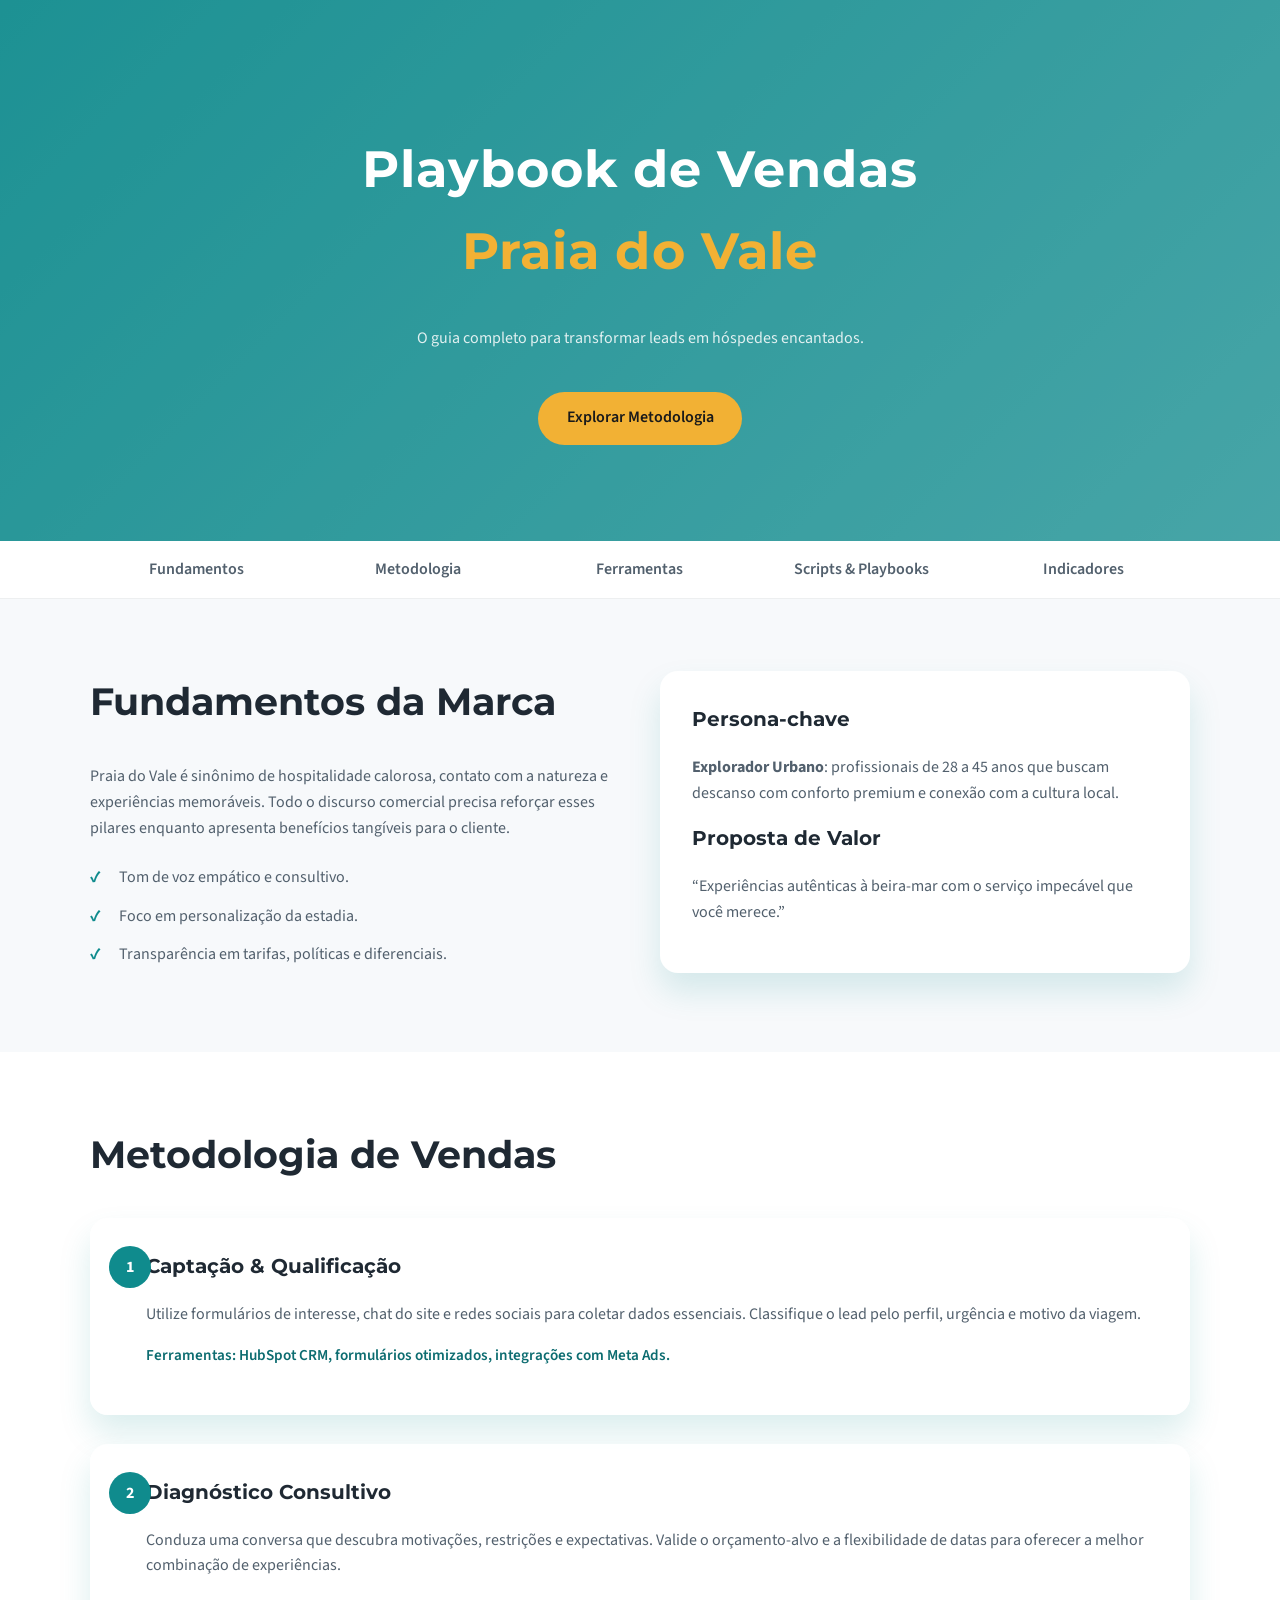
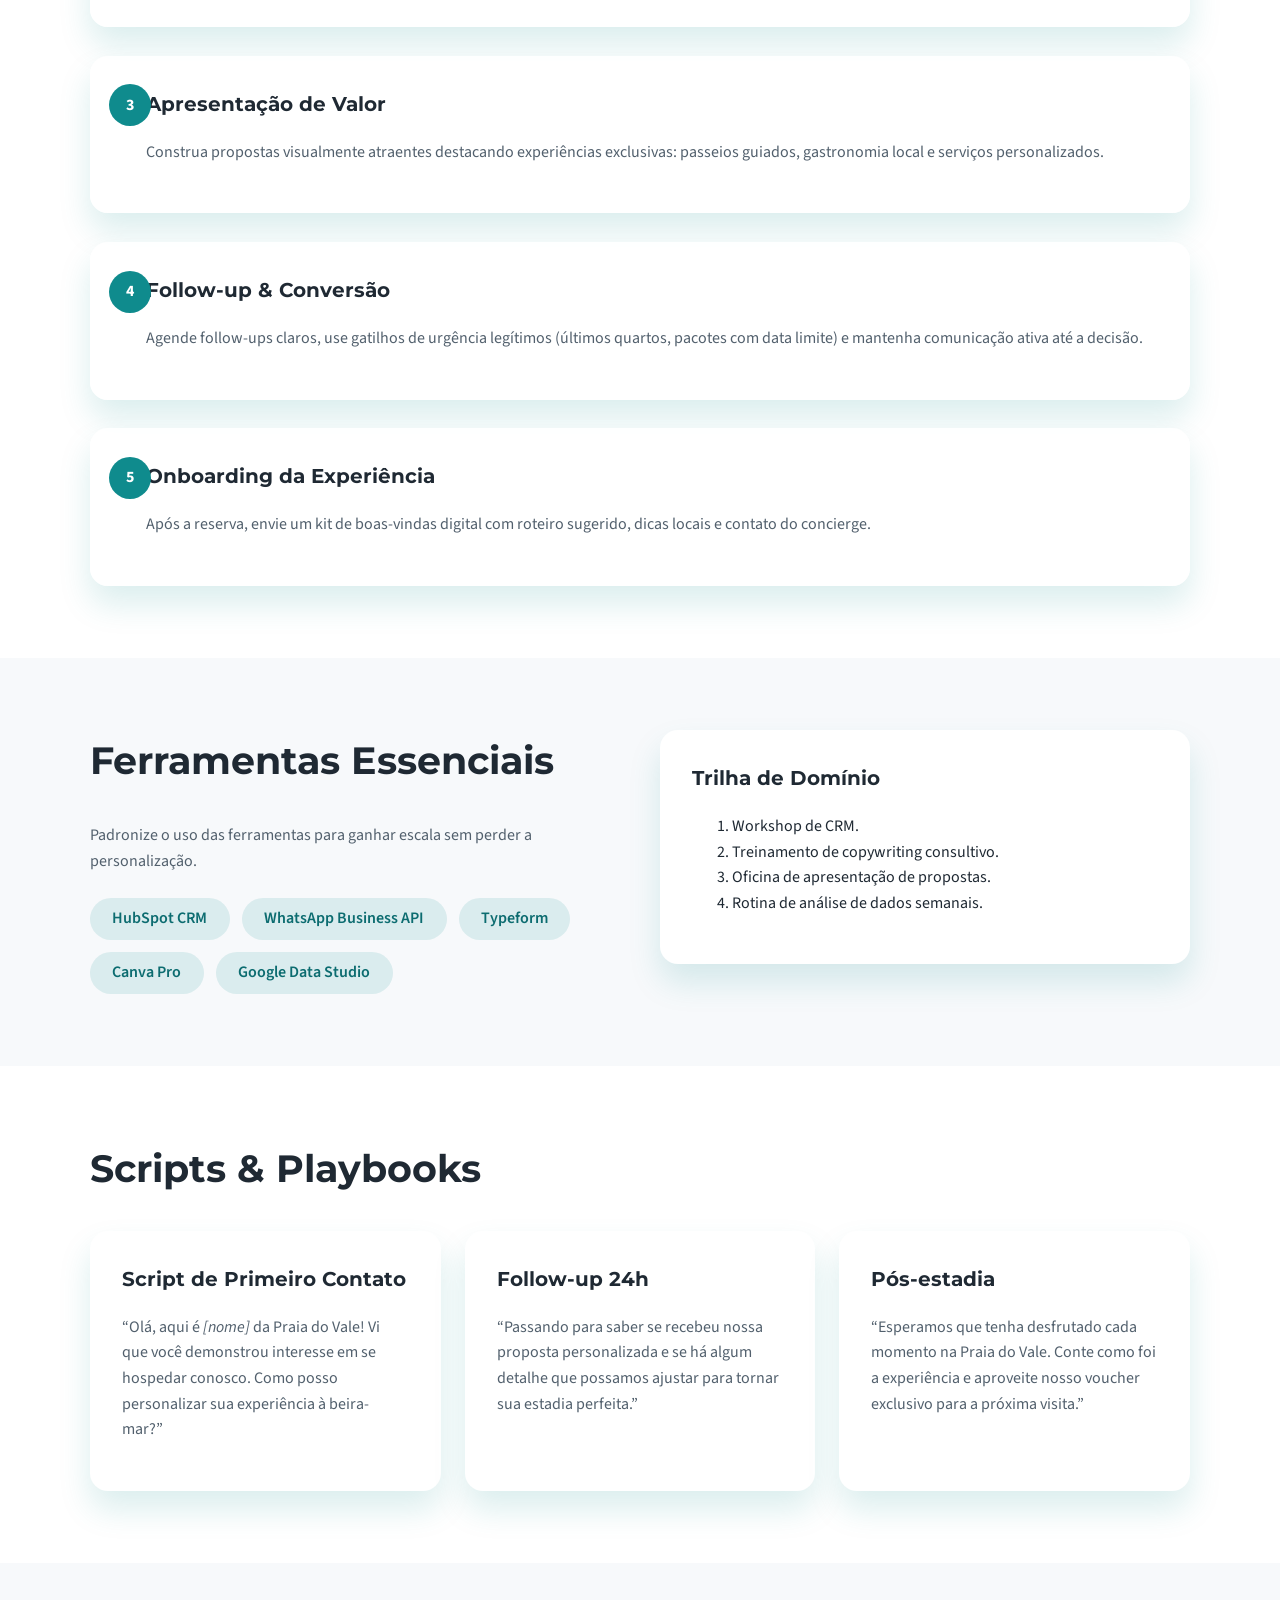
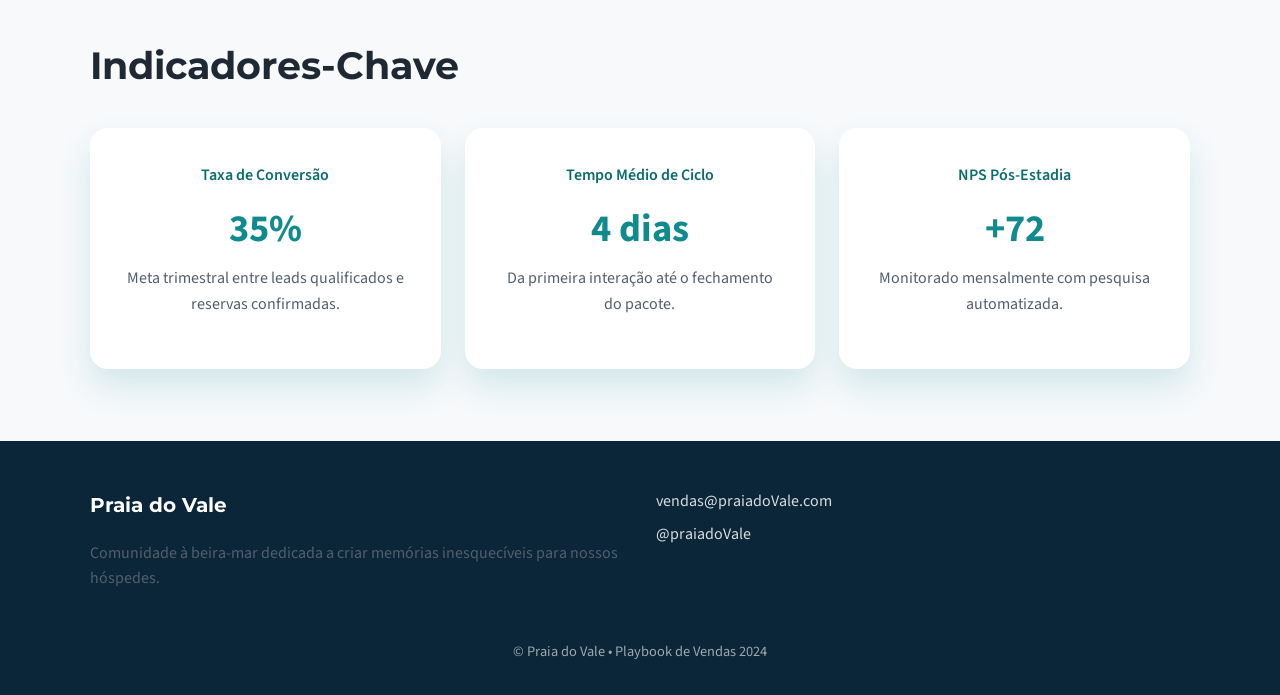
<file: playbook-site/index.html>
<!DOCTYPE html>
<html lang="pt-BR">
<head>
    <meta charset="UTF-8" />
    <meta name="viewport" content="width=device-width, initial-scale=1.0" />
    <title>Playbook de Vendas | Praia do Vale</title>
    <link rel="preconnect" href="https://fonts.googleapis.com" />
    <link rel="preconnect" href="https://fonts.gstatic.com" crossorigin />
    <link href="https://fonts.googleapis.com/css2?family=Montserrat:wght@400;600;700&family=Source+Sans+3:wght@400;500&display=swap" rel="stylesheet" />
    <link rel="stylesheet" href="style.css" />
</head>
<body>
    <header class="hero">
        <div class="container">
            <h1>Playbook de Vendas<br /><span>Praia do Vale</span></h1>
            <p>O guia completo para transformar leads em hóspedes encantados.</p>
            <a href="#metodologia" class="btn-primary">Explorar Metodologia</a>
        </div>
    </header>

    <nav class="nav">
        <div class="container nav__grid">
            <a href="#fundamentos">Fundamentos</a>
            <a href="#metodologia">Metodologia</a>
            <a href="#ferramentas">Ferramentas</a>
            <a href="#scripts">Scripts &amp; Playbooks</a>
            <a href="#indicadores">Indicadores</a>
        </div>
    </nav>

    <main>
        <section id="fundamentos" class="section">
            <div class="container section__grid">
                <div>
                    <h2>Fundamentos da Marca</h2>
                    <p>Praia do Vale é sinônimo de hospitalidade calorosa, contato com a natureza e experiências memoráveis. Todo o discurso comercial precisa reforçar esses pilares enquanto apresenta benefícios tangíveis para o cliente.</p>
                    <ul class="check-list">
                        <li>Tom de voz empático e consultivo.</li>
                        <li>Foco em personalização da estadia.</li>
                        <li>Transparência em tarifas, políticas e diferenciais.</li>
                    </ul>
                </div>
                <aside class="card">
                    <h3>Persona-chave</h3>
                    <p><strong>Explorador Urbano</strong>: profissionais de 28 a 45 anos que buscam descanso com conforto premium e conexão com a cultura local.</p>
                    <h3>Proposta de Valor</h3>
                    <p>“Experiências autênticas à beira-mar com o serviço impecável que você merece.”</p>
                </aside>
            </div>
        </section>

        <section id="metodologia" class="section section--alt">
            <div class="container">
                <h2>Metodologia de Vendas</h2>
                <div class="timeline">
                    <article class="timeline__item">
                        <div class="timeline__badge">1</div>
                        <h3>Captação &amp; Qualificação</h3>
                        <p>Utilize formulários de interesse, chat do site e redes sociais para coletar dados essenciais. Classifique o lead pelo perfil, urgência e motivo da viagem.</p>
                        <p class="note">Ferramentas: HubSpot CRM, formulários otimizados, integrações com Meta Ads.</p>
                    </article>
                    <article class="timeline__item">
                        <div class="timeline__badge">2</div>
                        <h3>Diagnóstico Consultivo</h3>
                        <p>Conduza uma conversa que descubra motivações, restrições e expectativas. Valide o orçamento-alvo e a flexibilidade de datas para oferecer a melhor combinação de experiências.</p>
                    </article>
                    <article class="timeline__item">
                        <div class="timeline__badge">3</div>
                        <h3>Apresentação de Valor</h3>
                        <p>Construa propostas visualmente atraentes destacando experiências exclusivas: passeios guiados, gastronomia local e serviços personalizados.</p>
                    </article>
                    <article class="timeline__item">
                        <div class="timeline__badge">4</div>
                        <h3>Follow-up &amp; Conversão</h3>
                        <p>Agende follow-ups claros, use gatilhos de urgência legítimos (últimos quartos, pacotes com data limite) e mantenha comunicação ativa até a decisão.</p>
                    </article>
                    <article class="timeline__item">
                        <div class="timeline__badge">5</div>
                        <h3>Onboarding da Experiência</h3>
                        <p>Após a reserva, envie um kit de boas-vindas digital com roteiro sugerido, dicas locais e contato do concierge.</p>
                    </article>
                </div>
            </div>
        </section>

        <section id="ferramentas" class="section">
            <div class="container section__grid">
                <div>
                    <h2>Ferramentas Essenciais</h2>
                    <p>Padronize o uso das ferramentas para ganhar escala sem perder a personalização.</p>
                    <div class="pill-grid">
                        <span class="pill">HubSpot CRM</span>
                        <span class="pill">WhatsApp Business API</span>
                        <span class="pill">Typeform</span>
                        <span class="pill">Canva Pro</span>
                        <span class="pill">Google Data Studio</span>
                    </div>
                </div>
                <aside class="card">
                    <h3>Trilha de Domínio</h3>
                    <ol>
                        <li>Workshop de CRM.</li>
                        <li>Treinamento de copywriting consultivo.</li>
                        <li>Oficina de apresentação de propostas.</li>
                        <li>Rotina de análise de dados semanais.</li>
                    </ol>
                </aside>
            </div>
        </section>

        <section id="scripts" class="section section--alt">
            <div class="container">
                <h2>Scripts &amp; Playbooks</h2>
                <div class="scripts">
                    <article class="card">
                        <h3>Script de Primeiro Contato</h3>
                        <p>“Olá, aqui é <em>[nome]</em> da Praia do Vale! Vi que você demonstrou interesse em se hospedar conosco. Como posso personalizar sua experiência à beira-mar?”</p>
                    </article>
                    <article class="card">
                        <h3>Follow-up 24h</h3>
                        <p>“Passando para saber se recebeu nossa proposta personalizada e se há algum detalhe que possamos ajustar para tornar sua estadia perfeita.”</p>
                    </article>
                    <article class="card">
                        <h3>Pós-estadia</h3>
                        <p>“Esperamos que tenha desfrutado cada momento na Praia do Vale. Conte como foi a experiência e aproveite nosso voucher exclusivo para a próxima visita.”</p>
                    </article>
                </div>
            </div>
        </section>

        <section id="indicadores" class="section">
            <div class="container">
                <h2>Indicadores-Chave</h2>
                <div class="kpis">
                    <div class="kpi">
                        <span class="kpi__label">Taxa de Conversão</span>
                        <strong class="kpi__value">35%</strong>
                        <p>Meta trimestral entre leads qualificados e reservas confirmadas.</p>
                    </div>
                    <div class="kpi">
                        <span class="kpi__label">Tempo Médio de Ciclo</span>
                        <strong class="kpi__value">4 dias</strong>
                        <p>Da primeira interação até o fechamento do pacote.</p>
                    </div>
                    <div class="kpi">
                        <span class="kpi__label">NPS Pós-Estadia</span>
                        <strong class="kpi__value">+72</strong>
                        <p>Monitorado mensalmente com pesquisa automatizada.</p>
                    </div>
                </div>
            </div>
        </section>
    </main>

    <footer class="footer">
        <div class="container footer__grid">
            <div>
                <h3>Praia do Vale</h3>
                <p>Comunidade à beira-mar dedicada a criar memórias inesquecíveis para nossos hóspedes.</p>
            </div>
            <div class="footer__links">
                <a href="mailto:vendas@praiadoVale.com">vendas@praiadoVale.com</a>
                <a href="https://instagram.com/praiadoVale">@praiadoVale</a>
            </div>
        </div>
        <p class="footer__copy">© Praia do Vale • Playbook de Vendas 2024</p>
    </footer>
</body>
</html>
</file>
<file: playbook-site/style.css>
:root {
    --primary: #0f8b8d;
    --primary-dark: #0c6c70;
    --secondary: #f2b134;
    --background: #f7f9fb;
    --text: #1f2933;
    --muted: #52606d;
    --white: #ffffff;
    --shadow: 0 18px 32px rgba(15, 139, 141, 0.15);
    font-size: 16px;
}

* {
    box-sizing: border-box;
}

body {
    margin: 0;
    font-family: 'Source Sans 3', sans-serif;
    color: var(--text);
    background: var(--background);
    line-height: 1.6;
}

h1,
 h2,
 h3 {
    font-family: 'Montserrat', sans-serif;
    color: var(--text);
    margin-top: 0;
}

h1 {
    font-size: clamp(2.5rem, 4vw, 3.8rem);
}

h2 {
    font-size: clamp(2rem, 3vw, 2.6rem);
}

h3 {
    font-size: 1.25rem;
}

p {
    margin-top: 0;
    color: var(--muted);
}

.container {
    width: min(1100px, 90vw);
    margin: 0 auto;
}

.hero {
    background: linear-gradient(135deg, rgba(15, 139, 141, 0.9), rgba(15, 139, 141, 0.6)),
        url('https://images.unsplash.com/photo-1493558103817-58b2924bce98?auto=format&fit=crop&w=1600&q=80') center/cover no-repeat;
    color: var(--white);
    padding: 8rem 0 6rem;
    text-align: center;
    position: relative;
}

.hero::after {
    content: '';
    position: absolute;
    inset: 0;
    background: rgba(15, 139, 141, 0.4);
}

.hero .container {
    position: relative;
    z-index: 1;
}

.hero h1 {
    color: var(--white);
    font-weight: 700;
    letter-spacing: 0.02em;
}

.hero h1 span {
    color: var(--secondary);
}

.hero p {
    margin: 1rem auto 2.5rem;
    max-width: 560px;
    color: rgba(255, 255, 255, 0.85);
}

.btn-primary {
    display: inline-block;
    padding: 0.85rem 1.8rem;
    border-radius: 999px;
    background: var(--secondary);
    color: #1a1a1a;
    font-weight: 600;
    text-decoration: none;
    transition: transform 0.2s ease, box-shadow 0.2s ease;
}

.btn-primary:hover {
    transform: translateY(-2px);
    box-shadow: var(--shadow);
}

.nav {
    background: var(--white);
    border-bottom: 1px solid rgba(82, 96, 109, 0.1);
    position: sticky;
    top: 0;
    z-index: 10;
}

.nav__grid {
    display: grid;
    grid-template-columns: repeat(auto-fit, minmax(140px, 1fr));
    gap: 0.5rem;
    align-items: center;
    justify-items: center;
    padding: 1rem 0;
}

.nav__grid a {
    color: var(--muted);
    text-decoration: none;
    font-weight: 600;
    transition: color 0.2s ease;
}

.nav__grid a:hover {
    color: var(--primary);
}

.section {
    padding: 4.5rem 0;
    background: var(--background);
}

.section--alt {
    background: var(--white);
}

.section__grid {
    display: grid;
    gap: 2.5rem;
    grid-template-columns: repeat(auto-fit, minmax(260px, 1fr));
    align-items: start;
}

.card {
    background: var(--white);
    border-radius: 18px;
    padding: 2rem;
    box-shadow: var(--shadow);
}

.check-list {
    list-style: none;
    padding: 0;
    margin: 1.5rem 0 0;
}

.check-list li {
    position: relative;
    padding-left: 1.8rem;
    margin-bottom: 0.8rem;
    color: var(--muted);
}

.check-list li::before {
    content: '✔';
    position: absolute;
    left: 0;
    color: var(--primary);
}

.timeline {
    display: grid;
    gap: 1.8rem;
}

.timeline__item {
    background: rgba(255, 255, 255, 0.92);
    border-radius: 18px;
    padding: 2rem 2.5rem 2rem 3.5rem;
    box-shadow: var(--shadow);
    position: relative;
}

.timeline__badge {
    position: absolute;
    left: 1.2rem;
    top: 1.8rem;
    width: 42px;
    height: 42px;
    border-radius: 50%;
    display: grid;
    place-items: center;
    background: var(--primary);
    color: var(--white);
    font-weight: 700;
}

.note {
    margin-top: 1rem;
    font-size: 0.95rem;
    color: var(--primary-dark);
    font-weight: 600;
}

.pill-grid {
    display: flex;
    flex-wrap: wrap;
    gap: 0.75rem;
    margin-top: 1.5rem;
}

.pill {
    background: rgba(15, 139, 141, 0.12);
    color: var(--primary-dark);
    padding: 0.5rem 1.4rem;
    border-radius: 999px;
    font-weight: 600;
}

.scripts {
    display: grid;
    gap: 1.5rem;
    grid-template-columns: repeat(auto-fit, minmax(240px, 1fr));
}

.kpis {
    display: grid;
    gap: 1.5rem;
    grid-template-columns: repeat(auto-fit, minmax(220px, 1fr));
}

.kpi {
    background: var(--white);
    padding: 2.2rem;
    border-radius: 18px;
    box-shadow: var(--shadow);
    text-align: center;
}

.kpi__label {
    display: block;
    font-weight: 600;
    color: var(--primary-dark);
}

.kpi__value {
    display: block;
    font-size: 2.4rem;
    color: var(--primary);
    margin: 0.6rem 0 0.4rem;
}

.footer {
    background: #0b2539;
    color: rgba(255, 255, 255, 0.84);
    padding: 3rem 0 2rem;
}

.footer__grid {
    display: grid;
    grid-template-columns: repeat(auto-fit, minmax(240px, 1fr));
    gap: 2rem;
    align-items: start;
}

.footer h3 {
    color: var(--white);
}

.footer__links {
    display: flex;
    flex-direction: column;
    gap: 0.5rem;
}

.footer__links a {
    color: rgba(255, 255, 255, 0.84);
    text-decoration: none;
}

.footer__links a:hover {
    color: var(--secondary);
}

.footer__copy {
    text-align: center;
    margin: 2rem 0 0;
    color: rgba(255, 255, 255, 0.6);
    font-size: 0.9rem;
}

@media (max-width: 768px) {
    .hero {
        padding: 6rem 0 5rem;
    }

    .timeline__item {
        padding: 1.8rem 1.8rem 1.8rem 3rem;
    }

    .timeline__badge {
        left: 1rem;
        top: 1.4rem;
    }
}
</file>
